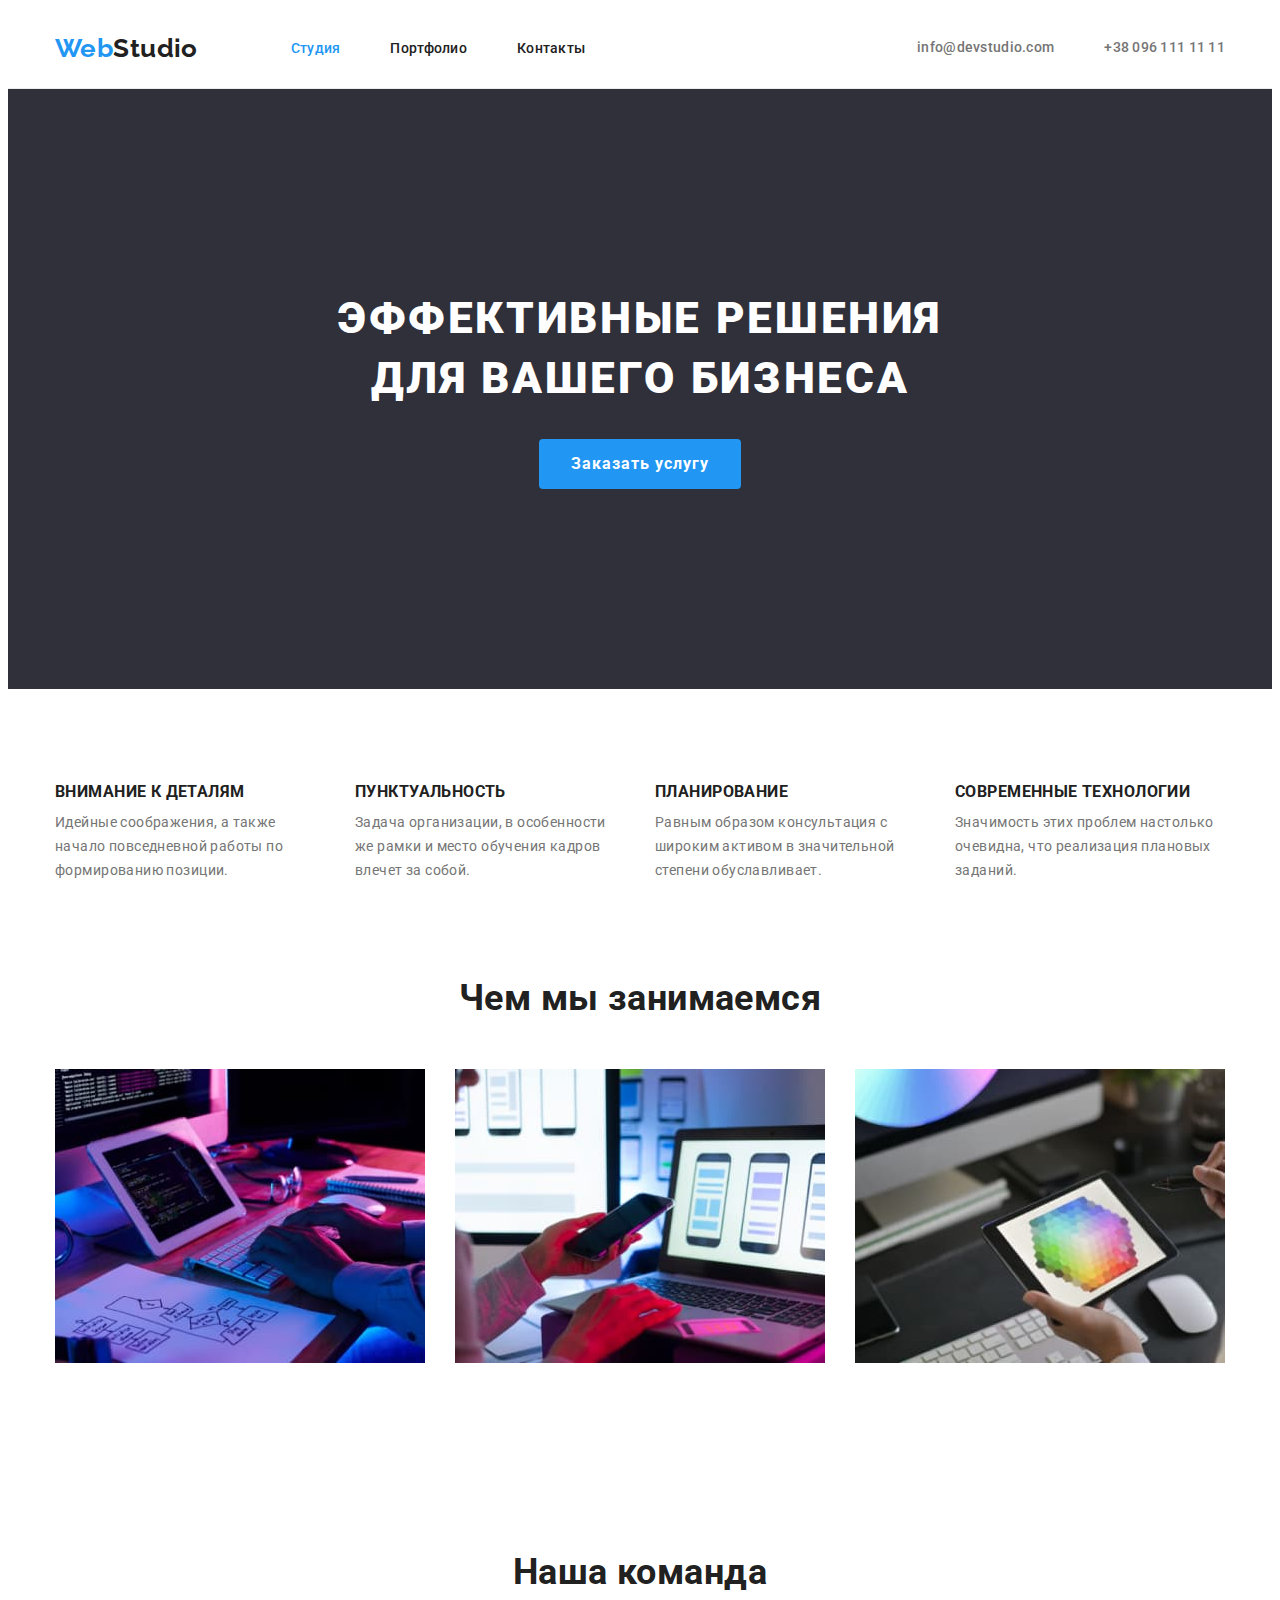
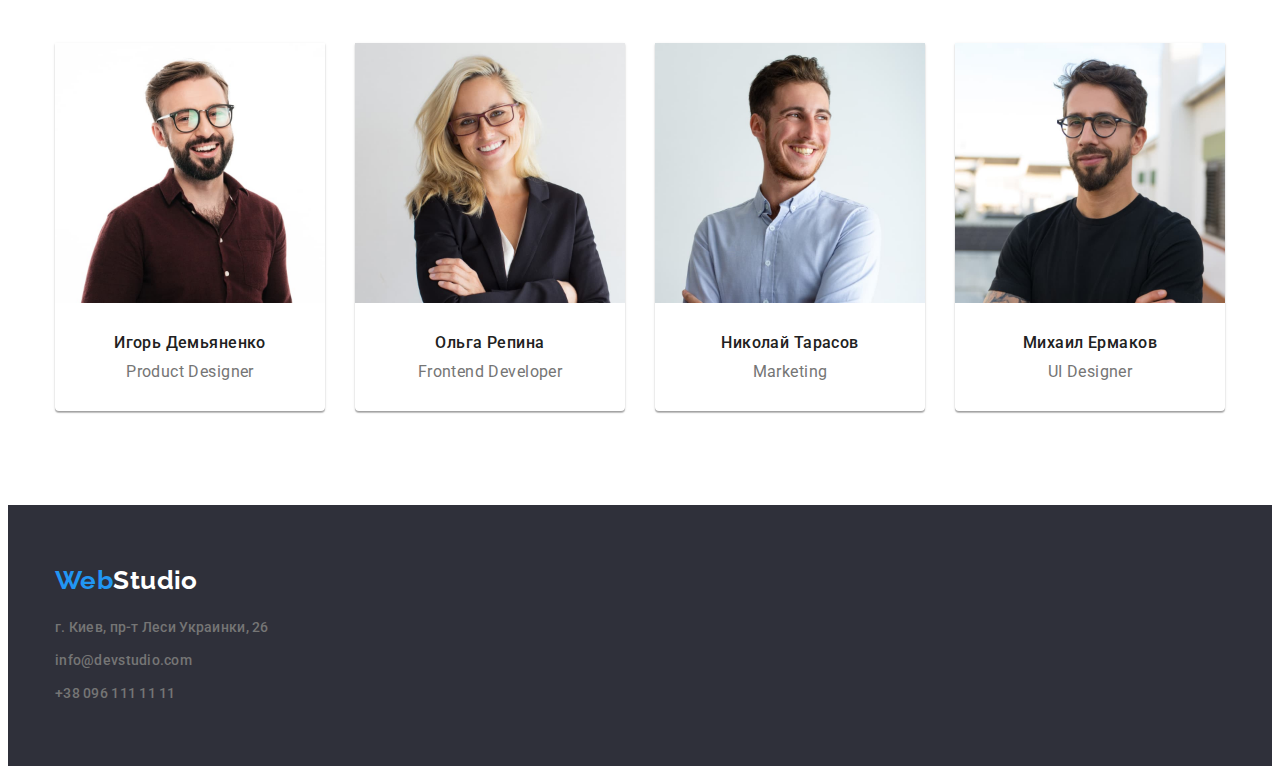
<file: index.html>
<!DOCTYPE html>
<html lang="ru">
  <head>
    <meta charset="UTF-8" />
    <meta http-equiv="X-UA-Compatible" content="IE=edge" />
    <meta name="viewport" content="width=device-width, initial-scale=1.0" />
    <title>WebStudio - главная</title>
    <link
      rel="stylesheet"
      href="https://cdnjs.cloudflare.com/ajax/libs/modern-normalize/1.1.0/modern-normalize.min.css"
      integrity="sha512-wpPYUAdjBVSE4KJnH1VR1HeZfpl1ub8YT/NKx4PuQ5NmX2tKuGu6U/JRp5y+Y8XG2tV+wKQpNHVUX03MfMFn9Q=="
      crossorigin="anonymous"
      referrerpolicy="no-referrer"
    />
    <link rel="stylesheet" href="./css/styles.css" />
    <link rel="preconnect" href="https://fonts.googleapis.com" />
    <link rel="preconnect" href="https://fonts.gstatic.com" crossorigin />
    <link rel="preconnect" href="https://fonts.googleapis.com" />
    <link rel="preconnect" href="https://fonts.gstatic.com" crossorigin />
    <link
      href="https://fonts.googleapis.com/css2?family=Raleway:ital,wght@0,700;1,700&family=Roboto:ital,wght@0,400;0,500;0,700;0,900;1,400;1,500;1,700;1,900&display=swap"
      rel="stylesheet"
    />
  </head>
  <body>
    <header class="page-header">
      <div class="container">
        <nav class="site-nav">
          <a href="./index.html" class="logo">Web<span class="logo-header">Studio</span></a>
          <ul class="list">
            <li class="header-item"><a href="./index.html" class="link current">Студия</a></li>
            <li class="header-item"><a href="./portfolio.html" class="link">Портфолио</a></li>
            <li class="header-item"><a href="" class="link">Контакты</a></li>
          </ul>
        </nav>
        <ul class="site-contact list">
          <li class="header-item">
            <a href="mailto:info@devstudio.com" class="link">info@devstudio.com</a>
          </li>
          <li class="header-item">
            <a href="tel:+380961111111" class="link">+38 096 111 11 11</a>
          </li>
        </ul>
      </div>
    </header>
    <main>
      <!-- Герой -->
      <section class="hero">
        <h1 class="hero-title">Эффективные решения<br />для вашего бизнеса</h1>
        <button type="button">Заказать услугу</button>
      </section>
      <!--Особенности features -->
      <section class="features section">
        <div class="container">
          <h2 hidden>Особенности</h2>
          <ul class="list flex-list">
            <li class="item">
              <h3 class="section-subtitle">Внимание к деталям</h3>
              <p class="section-text">
                Идейные соображения, а также начало повседневной работы по формированию позиции.
              </p>
            </li>
            <li class="item">
              <h3 class="section-subtitle">Пунктуальность</h3>
              <p class="section-text">
                Задача организации, в особенности же рамки и место обучения кадров влечет за собой.
              </p>
            </li>
            <li class="item">
              <h3 class="section-subtitle">Планирование</h3>
              <p class="section-text">
                Равным образом консультация с широким активом в значительной степени обуславливает.
              </p>
            </li>
            <li class="item">
              <h3 class="section-subtitle">Современные технологии</h3>
              <p class="section-text">
                Значимость этих проблем настолько очевидна, что реализация плановых заданий.
              </p>
            </li>
          </ul>
        </div>
      </section>
      <!--Чем мы занимаемся -->
      <section class="section work">
        <div class="container">
          <h2 class="section-title">Чем мы занимаемся</h2>
          <ul class="list flex-list">
            <li class="item"><img src="./images/box1.jpg" alt="занятие 1" width="370" /></li>
            <li class="item"><img src="./images/box2.jpg" alt="занятие 2" width="370" /></li>
            <li class="item"><img src="./images/box3.jpg" alt="занятие 3" width="370" /></li>
          </ul>
        </div>
      </section>
      <!-- Наша команда-->
      <section class="section team">
        <div class="container">
          <h2 class="section-title">Наша команда</h2>
          <ul class="list flex-list">
            <li class="item">
              <div class="team-border">
                <img
                  class="team-image"
                  src="./images/img1.jpg"
                  alt="Product Designer фото"
                  width="270"
                />

                <h3 class="team-name">Игорь Демьяненко</h3>
                <p lang="en" class="section-text team-role">Product Designer</p>
              </div>
            </li>
            <li class="item">
              <div class="team-border">
                <img
                  class="team-image"
                  src="./images/img2.jpg"
                  alt="Product Designer фото"
                  width="270"
                />
                <h3 class="team-name">Ольга Репина</h3>
                <p lang="en" class="section-text team-role">Frontend Developer</p>
              </div>
            </li>
            <li class="item">
              <div class="team-border">
                <img class="team-image" src="./images/img3.jpg" alt="Marketing фото" width="270" />
                <h3 class="team-name">Николай Тарасов</h3>
                <p lang="en" class="section-text team-role">Marketing</p>
              </div>
            </li>
            <li class="item">
              <div class="team-border">
                <img
                  class="team-image"
                  src="./images/img4.jpg"
                  alt="UI Designer фото"
                  width="270"
                />
                <h3 class="team-name">Михаил Ермаков</h3>
                <p lang="en" class="section-text team-role">UI Designer</p>
              </div>
            </li>
          </ul>
        </div>
      </section>
    </main>
    <footer class="footer">
      <div class="container">
        <a href="./index.html" class="logo footer-logo"
          >Web<span class="logo-footer">Studio</span></a
        >
        <address>
          <ul class="list site-contact-footer">
            <li class="footer-item"><a href="" class="link">г. Киев, пр-т Леси Украинки, 26</a></li>
            <li class="footer-item">
              <a href="mailto:info@devstudio.com" class="link">info@devstudio.com</a>
            </li>
            <li class="footer-item">
              <a href="tel:+380961111111" class="link">+38 096 111 11 11</a>
            </li>
          </ul>
        </address>
      </div>
    </footer>
  </body>
</html>
</file>
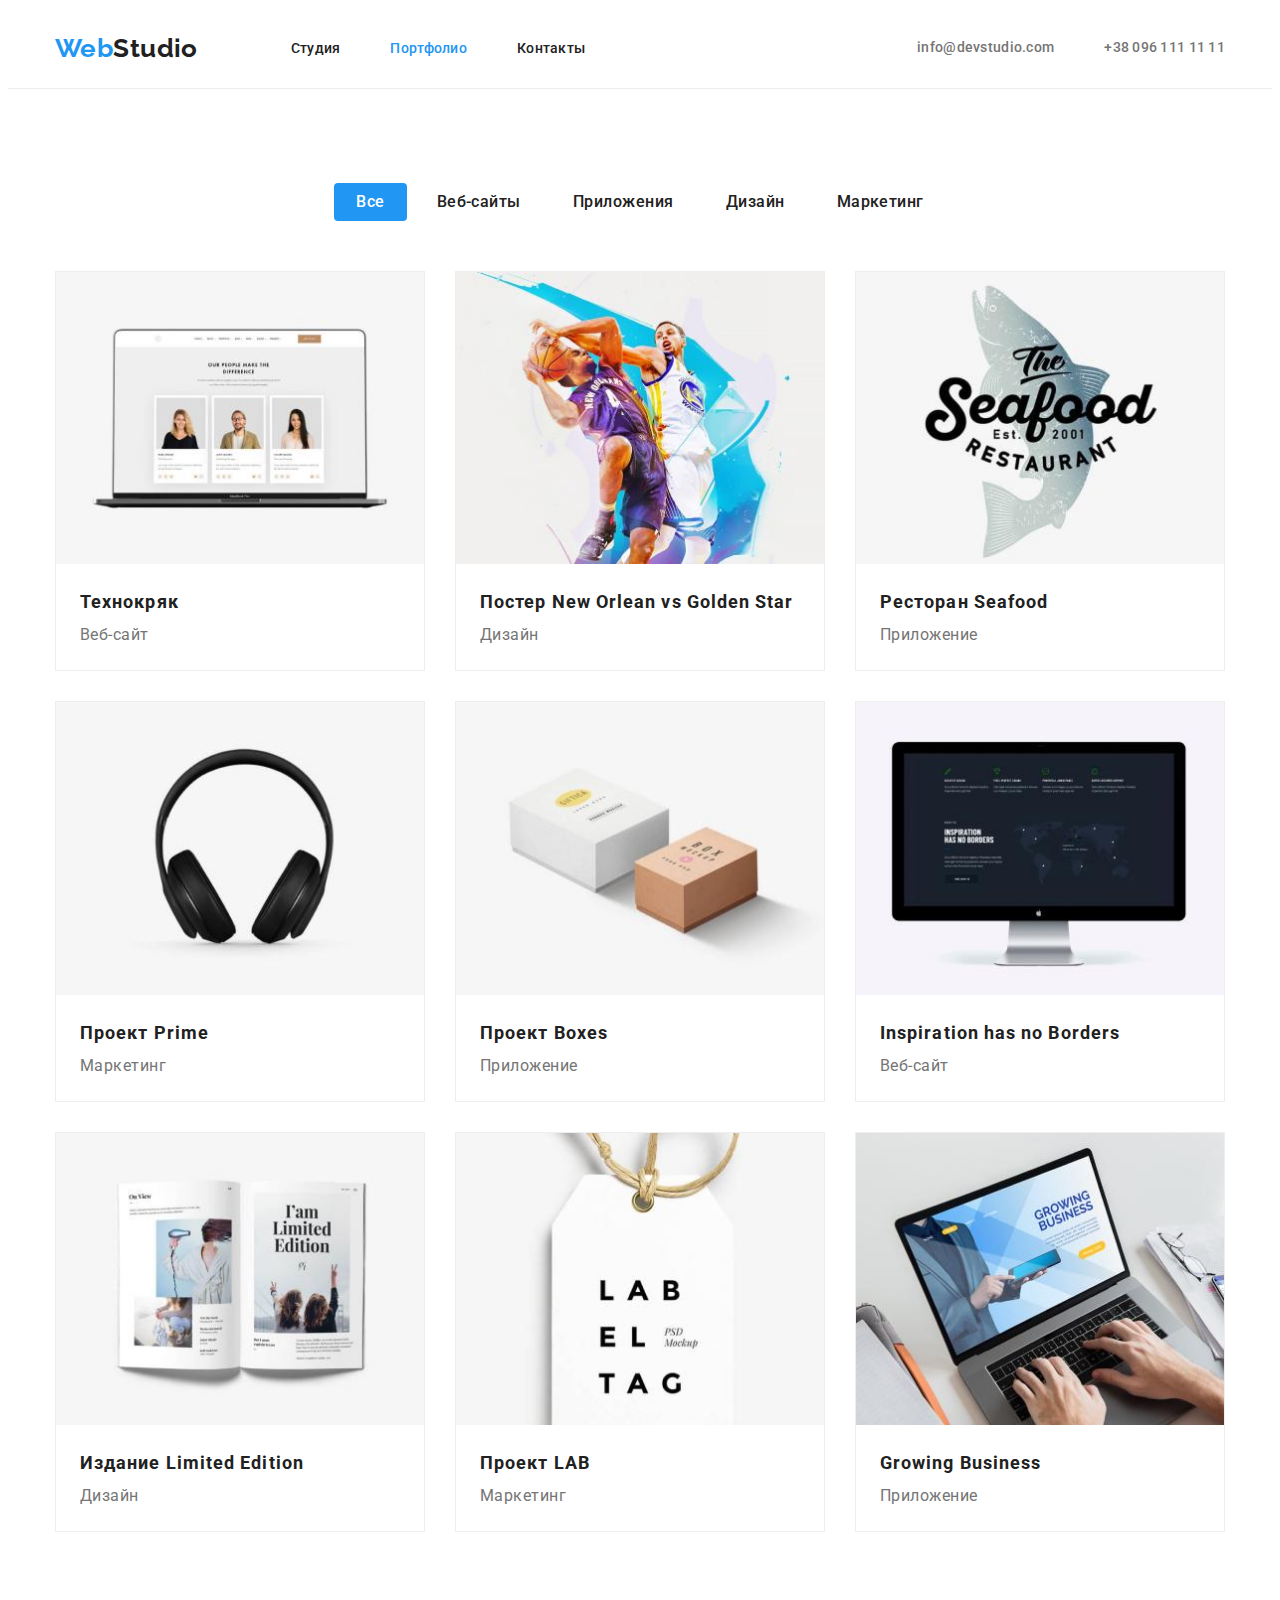
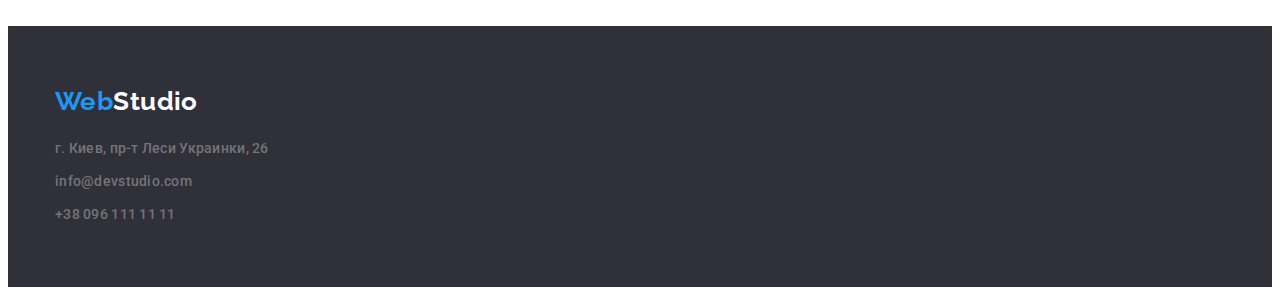
<file: portfolio.html>
<!DOCTYPE html>
<html lang="ru">
  <head>
    <meta charset="UTF-8" />
    <meta http-equiv="X-UA-Compatible" content="IE=edge" />
    <meta name="viewport" content="width=device-width, initial-scale=1.0" />
    <title>WebStudio - главная</title>
    <link
      rel="stylesheet"
      href="https://cdnjs.cloudflare.com/ajax/libs/modern-normalize/1.1.0/modern-normalize.min.css"
      integrity="sha512-wpPYUAdjBVSE4KJnH1VR1HeZfpl1ub8YT/NKx4PuQ5NmX2tKuGu6U/JRp5y+Y8XG2tV+wKQpNHVUX03MfMFn9Q=="
      crossorigin="anonymous"
      referrerpolicy="no-referrer"
    />
    <link rel="stylesheet" href="./css/styles.css" />
    <link rel="preconnect" href="https://fonts.googleapis.com" />
    <link rel="preconnect" href="https://fonts.gstatic.com" crossorigin />
    <link rel="preconnect" href="https://fonts.googleapis.com" />
    <link rel="preconnect" href="https://fonts.gstatic.com" crossorigin />
    <link
      href="https://fonts.googleapis.com/css2?family=Raleway:ital,wght@0,700;1,700&family=Roboto:ital,wght@0,400;0,500;0,700;0,900;1,400;1,500;1,700;1,900&display=swap"
      rel="stylesheet"
    />
  </head>
  <body>
    <header class="page-header">
      <div class="container">
        <nav class="site-nav">
          <a href="./index.html" class="logo">Web<span class="logo-header">Studio</span></a>
          <ul class="list">
            <li class="header-item"><a href="./index.html" class="link">Студия</a></li>
            <li class="header-item">
              <a href="./portfolio.html" class="link current">Портфолио</a>
            </li>
            <li class="header-item"><a href="" class="link">Контакты</a></li>
          </ul>
        </nav>
        <ul class="site-contact list">
          <li class="header-item">
            <a href="mailto:info@devstudio.com" class="link">info@devstudio.com</a>
          </li>
          <li class="header-item">
            <a href="tel:+380961111111" class="link">+38 096 111 11 11</a>
          </li>
        </ul>
      </div>
    </header>
    <main>
      <section class="section">
        <div class="container">
          <h1 hidden>Страница портфолио</h1>
          <!--  фильтр -->

          <h2 hidden>Фильтр</h2>
          <ul class="list filter">
            <li class="filter-item">
              <button type="button" class="button button-active">Все</button>
            </li>
            <li class="filter-item">
              <button type="button" class="button">Веб-сайты</button>
            </li>
            <li class="filter-item">
              <button type="button" class="button">Приложения</button>
            </li>
            <li class="filter-item">
              <button type="button" class="button">Дизайн</button>
            </li>
            <li class="filter-item">
              <button type="button" class="button">Маркетинг</button>
            </li>
          </ul>

          <!--  портфолио -->

          <ul class="list flex-list portfolio">
            <li class="item">
              <a href="./portfolio.html">
                <img src="./images/portolio/img1.jpg" alt="технокряк" width="370" />
                <div class="portfolio-text-margin">
                  <h2 class="portfolio-work">Технокряк</h2>
                  <p class="portfolio-type">Веб-сайт</p>
                </div>
              </a>
            </li>
            <li class="item">
              <a href="./portfolio.html">
                <img
                  src="./images/portolio/img2.jpg"
                  alt="Постер New Orlean vs Golden Star"
                  width="370"
                />
                <div class="portfolio-text-margin">
                  <h2 class="portfolio-work">Постер New Orlean vs Golden Star</h2>
                  <p class="portfolio-type">Дизайн</p>
                </div>
              </a>
            </li>
            <li class="item">
              <a href="./portfolio.html">
                <img src="./images/portolio/img3.jpg" alt="Ресторан Seafood" width="370" />
                <div class="portfolio-text-margin">
                  <h2 class="portfolio-work">Ресторан Seafood</h2>
                  <p class="portfolio-type">Приложение</p>
                </div>
              </a>
            </li>
            <li class="item">
              <a href="./portfolio.html">
                <img src="./images/portolio/img4.jpg" alt="Проект Prime" width="370" />
                <div class="portfolio-text-margin">
                  <h2 class="portfolio-work">Проект Prime</h2>
                  <p class="portfolio-type">Маркетинг</p>
                </div>
              </a>
            </li>
            <li class="item">
              <a href="./portfolio.html">
                <img src="./images/portolio/img5.jpg" alt="Проект Boxes" width="370" />
                <div class="portfolio-text-margin">
                  <h2 class="portfolio-work">Проект Boxes</h2>
                  <p class="portfolio-type">Приложение</p>
                </div>
              </a>
            </li>
            <li class="item">
              <a href="./portfolio.html">
                <img
                  src="./images/portolio/img6.jpg"
                  alt="Inspiration has no Borders"
                  width="370"
                />
                <div class="portfolio-text-margin">
                  <h2 class="portfolio-work">Inspiration has no Borders</h2>
                  <p class="portfolio-type">Веб-сайт</p>
                </div>
              </a>
            </li>
            <li class="item">
              <a href="./portfolio.html">
                <img src="./images/portolio/img7.jpg" alt="Издание Limited Edition" width="370" />
                <div class="portfolio-text-margin">
                  <h2 class="portfolio-work">Издание Limited Edition</h2>
                  <p class="portfolio-type">Дизайн</p>
                </div>
              </a>
            </li>
            <li class="item">
              <a href="./portfolio.html">
                <img src="./images/portolio/img8.jpg" alt="Проект LAB" width="370" />
                <div class="portfolio-text-margin">
                  <h2 class="portfolio-work">Проект LAB</h2>
                  <p class="portfolio-type">Маркетинг</p>
                </div>
              </a>
            </li>
            <li class="item">
              <a href="./portfolio.html">
                <img src="./images/portolio/img9.jpg" alt="Growing Business" width="370" />
                <div class="portfolio-text-margin">
                  <h2 class="portfolio-work">Growing Business</h2>
                  <p class="portfolio-type">Приложение</p>
                </div>
              </a>
            </li>
          </ul>
        </div>
      </section>
    </main>
    <footer class="footer">
      <div class="container">
        <a href="./index.html" class="logo footer-logo"
          >Web<span class="logo-footer">Studio</span></a
        >
        <address>
          <ul class="list site-contact-footer">
            <li class="footer-item"><a href="" class="link">г. Киев, пр-т Леси Украинки, 26</a></li>
            <li class="footer-item">
              <a href="mailto:info@devstudio.com" class="link">info@devstudio.com</a>
            </li>
            <li class="footer-item">
              <a href="tel:+380961111111" class="link">+38 096 111 11 11</a>
            </li>
          </ul>
        </address>
      </div>
    </footer>
  </body>
</html>
</file>
<file: css/styles.css>
/* темный цвет в макете #212121 
обычный цвет #757575; 
акцент #2196F3 
белый - вайт */
:root {
  --primary-text-color: #212121;
  --secondary-color: #757575;
  --accent: #2196f3;
  --background-color: #2f303a;
  --white-color: #ffffff;
}
/* сброс стилей */
html {
  box-sizing: border-box;
}
*,
*::after,
*::before {
  box-sizing: inherit;
}

h1,
h2,
h3,
h4,
h5,
h6 {
  margin-top: 0;
  margin-bottom: 0;
}
p {
  margin-top: 0;
}
p:last-child {
  margin-bottom: 0;
}
img {
  display: block;
  max-width: 100%;
  height: auto;
}
address {
  font-style: normal;
}
a {
  text-decoration: none;
}
.list {
  list-style: none;
  padding: 0;
  margin: 0;
}
/*  */
body {
  background-color: var(--white-color);
  font-family: 'Roboto', sans-serif;
  font-weight: 400;
  font-size: 14px;
  line-height: 1.71;
  letter-spacing: 0.03em;
  color: var(--secondary-color);
}
button {
  font-family: 'Roboto', sans-serif;
  font-size: 16px;
  border: none;
  padding: 6px 22px;
  border-radius: 4px;
  text-align: center;
  cursor: pointer;
}
.section {
  padding-top: 94px;
  padding-bottom: 94px;
  width: 100%;
}
.container {
  width: 1200px;
  margin-left: auto;
  margin-right: auto;
  padding-left: 15px;
  padding-right: 15px;
}
/* filter item  */
.filter-item:not(:last-child) {
  margin-right: 8px;
}

/* навигация */
.logo {
  font-family: 'Raleway', sans-serif;
  font-weight: 700;
  color: var(--accent);
  text-decoration: none;
  font-size: 26px;
  line-height: 1.19;
  margin-right: 93px;
}
.logo-header {
  color: var(--primary-text-color);
}
.logo-footer {
  color: var(--white-color);
}

.site-nav .link {
  display: block;
  padding-top: 32px;
  padding-bottom: 32px;

  color: var(--primary-text-color);
  font-style: normal;
  font-weight: 500;
  line-height: 16px;
  letter-spacing: 0.02em;
}

.header-item:not(:last-child) {
  margin-right: 50px;
}

.site-nav .link:focus,
.site-nav .link:hover,
.site-nav .link.current,
.site-contact-footer .link:focus,
.site-contact-footer .link:hover,
.site-contact .link:focus,
.site-contact .link:hover {
  color: var(--accent);
}

/* контакты в шапке и футере */
.site-contact-footer .link,
.site-contact .link {
  color: var(--secondary-color);
  font-style: normal;
  font-weight: 500;
  line-height: 1.42;
  letter-spacing: 0.02em;
}
/* линия в хеадере */
.page-header {
  border-bottom: 1px solid #ececec;
}
.page-header .container {
  display: flex;
}

/* секция */
.section-title {
  color: var(--primary-text-color);
  text-align: center;
  font-weight: 700;
  font-size: 36px;
  line-height: 1.17;
  margin-bottom: 50px;
}
.section-subtitle {
  font-weight: bold;
  line-height: 1.14;
  text-transform: uppercase;
  color: var(--primary-text-color);
  margin-bottom: 10px;
}

.section-text {
  color: var(--secondary-color);
  font-style: normal;
  font-weight: normal;
}
/* секція команда */
.team-image {
  margin-bottom: 30px;
}
.team-name {
  font-style: normal;
  font-weight: 500;
  font-size: 16px;
  line-height: 1.19;
  text-align: center;
  color: var(--primary-text-color);
  margin-bottom: 10px;
}
.team-role {
  font-size: 16px;
  line-height: 1.19;
  text-align: center;
  padding-bottom: 30px;
}
.team-border {
  box-shadow: 0px 1px 3px rgba(0, 0, 0, 0.12), 0px 1px 1px rgba(0, 0, 0, 0.14),
    0px 2px 1px rgba(0, 0, 0, 0.2);
  border-radius: 0px 0px 4px 4px;
}
/* footer */
.footer {
  background-color: var(--background-color);
  padding-top: 60px;
  padding-bottom: 60px;
}
.footer-logo {
  display: block;
  margin-bottom: 20px;
}
.footer-item:not(:last-child) {
  margin-bottom: 9px;
}
/* герой */
.hero {
  background-color: var(--background-color);
  color: var(--white-color);
  text-align: center;
  padding-top: 200px;
  padding-bottom: 200px;
}
.hero-title {
  margin-top: 0;
  margin-bottom: 30px;
  text-align: center;
  text-transform: uppercase;
  font-weight: 900;
  font-size: 44px;
  line-height: 1.36;
  letter-spacing: 0.06em;
}
.hero button {
  background-color: var(--accent);
  color: var(--white-color);
  padding: 10px 32px;
  font-weight: 700;
  line-height: 1.875;
  letter-spacing: 0.06em;
}
/* в каждой секции елементам списка нужно давать 
display: flex; сделаю 1н клас на всех */
.flex-list {
  display: flex;
  flex-wrap: wrap;
  margin-left: -30px;
  margin-top: -30px;
}

/* в каждой секции елементам списка нужно давать 
margin-right: 30px; сделаю 1н клас на всех */
li.item {
  margin-left: 30px;
  margin-top: 30px;
}
.work .item {
  flex-basis: calc(100% / 3 - 30px);
}
.features .item,
.team .item {
  flex-basis: calc(100% / 4 - 30px);
}

/* секция особенности features*/
.features.section {
  padding-bottom: 0;
}

/* кнопки в фильтре */
.filter {
  margin-bottom: 50px;
  justify-content: center;
  display: flex;
}
.button {
  background-color: var(--white-color);
  color: var(--primary-text-color);
  font-style: normal;
  font-weight: 500;
  line-height: 1.62;
  letter-spacing: 0.03em;
}
.button-active {
  background-color: var(--accent);
  color: var(--white-color);
}
.filter .button:focus,
.filter .button:active,
.filter .button:hover {
  color: var(--white-color);
  background-color: var(--accent);
}

.filter .list {
  justify-content: center;
  display: flex;
}

/* секція портфоліо */
.portfolio .list {
  margin-left: -30px;
  margin-top: -30px;
  display: flex;
  flex-wrap: wrap;
}
.portfolio .item {
  flex-basis: calc(100% / 3 - 30px);
  border: 1px solid #eeeeee;
}

.portfolio-work {
  font-style: normal;
  font-weight: bold;
  font-size: 18px;
  line-height: 2;
  letter-spacing: 0.06em;
  color: var(--primary-text-color);
}
.portfolio-type {
  font-style: normal;
  font-weight: normal;
  font-size: 16px;
  line-height: 1.87;
  letter-spacing: 0.03em;
  color: var(--secondary-color);
}
.portfolio-text-margin {
  margin: 20px 24px;
}

/* добавляем flex  */

.page-header,
.site-contact,
.site-nav,
.site-nav > .list {
  display: flex;
  align-items: center;
}
.site-contact {
  margin-left: auto;
}
</file>
